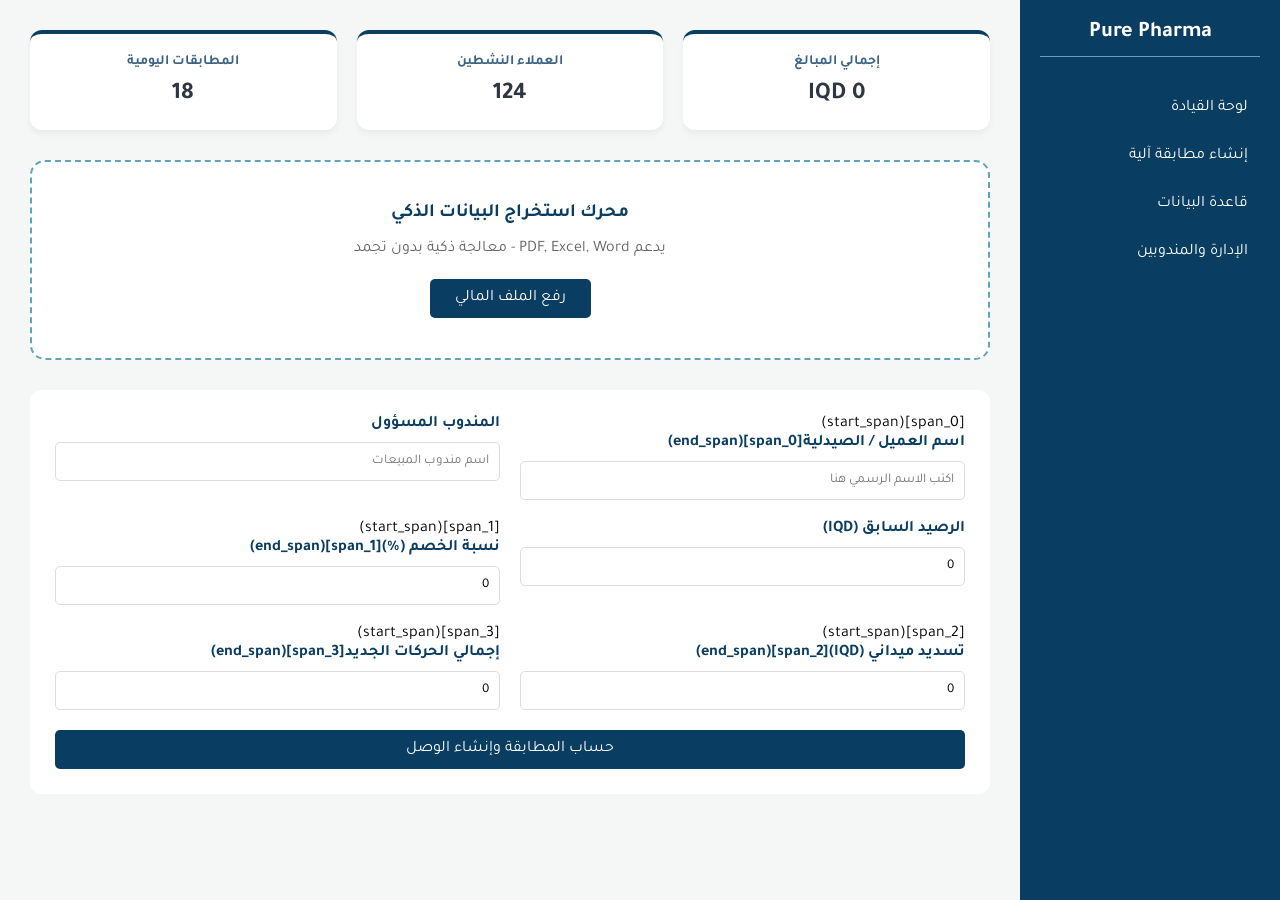
<file: 12.html>
<!DOCTYPE html>
<html lang="ar" dir="rtl">
<head>
    <meta charset="UTF-8">
    <meta name="viewport" content="width=device-width, initial-scale=1.0">
    <title>Pure Pharma - Smart ERP System</title>
    <link href="https://fonts.googleapis.com/css2?family=Tajawal:wght@300;400;700&display=swap" rel="stylesheet">
    <style>
        :root {
            --primary-blue: #0a3d62;
            --secondary-blue: #3c6382;
            --light-bg: #f4f7f6;
            --white: #ffffff;
            --accent-color: #60a3bc;
            --text-dark: #2f3542;
        }

        * {
            box-sizing: border-box;
            margin: 0;
            padding: 0;
            font-family: 'Tajawal', sans-serif;
        }

        body {
            background-color: var(--light-bg);
            display: flex;
            min-height: 100vh;
        }

        /* القائمة الجانبية - Logical Organization */
        .sidebar {
            width: 260px;
            background-color: var(--primary-blue);
            color: var(--white);
            padding: 20px;
            position: fixed;
            height: 100%;
        }

        .sidebar h2 {
            font-size: 22px;
            margin-bottom: 30px;
            text-align: center;
            border-bottom: 1px solid var(--accent-color);
            padding-bottom: 10px;
        }

        .menu-item {
            padding: 12px;
            cursor: pointer;
            transition: 0.3s;
            border-radius: 8px;
            margin-bottom: 5px;
            display: flex;
            align-items: center;
        }

        .menu-item:hover {
            background-color: var(--secondary-blue);
        }

        /* المحتوى الرئيسي */
        .main-content {
            margin-right: 260px;
            width: 100%;
            padding: 30px;
        }

        /* المركز المالي - Dashboard */
        .dashboard-grid {
            display: grid;
            grid-template-columns: repeat(auto-fit, minmax(200px, 1fr));
            gap: 20px;
            margin-bottom: 30px;
        }

        .card {
            background: var(--white);
            padding: 20px;
            border-radius: 12px;
            box-shadow: 0 4px 6px rgba(0,0,0,0.05);
            text-align: center;
            border-top: 4px solid var(--primary-blue);
        }

        .card h3 { color: var(--secondary-blue); font-size: 14px; }
        .card p { font-size: 24px; font-weight: bold; margin-top: 10px; color: var(--text-dark); }

        /* محرك استخراج البيانات - Extraction Engine Area */
        .upload-section {
            background: var(--white);
            padding: 40px;
            border-radius: 15px;
            border: 2px dashed var(--accent-color);
            text-align: center;
            margin-bottom: 30px;
        }

        .btn-upload {
            background: var(--primary-blue);
            color: white;
            padding: 10px 25px;
            border: none;
            border-radius: 5px;
            cursor: pointer;
            font-size: 16px;
        }

        /* استمارة المطابقة المالية */
        .form-section {
            background: var(--white);
            padding: 25px;
            border-radius: 12px;
            display: grid;
            grid-template-columns: repeat(2, 1fr);
            gap: 20px;
        }

        .input-group {
            display: flex;
            flex-direction: column;
        }

        .input-group label { margin-bottom: 8px; font-weight: bold; color: var(--primary-blue); }
        .input-group input { padding: 10px; border: 1px solid #ddd; border-radius: 5px; }

        .full-width { grid-column: span 2; }

        /* منطقة المعاينة قبل الطباعة */
        .print-preview {
            margin-top: 30px;
            background: white;
            padding: 40px;
            border: 1px solid #eee;
            display: none; /* تظهر عند الحساب */
        }

        .header-print {
            display: flex;
            justify-content: space-between;
            border-bottom: 2px solid var(--primary-blue);
            padding-bottom: 20px;
            margin-bottom: 20px;
        }

        @media print {
            .sidebar, .upload-section, .btn-calculate { display: none; }
            .main-content { margin-right: 0; padding: 0; }
            .print-preview { display: block !important; border: none; }
        }

        /* Responsive Design */
        @media (max-width: 768px) {
            .sidebar { width: 70px; padding: 10px; }
            .sidebar h2, .menu-item span { display: none; }
            .main-content { margin-right: 70px; }
            .form-section { grid-template-columns: 1fr; }
            .full-width { grid-column: span 1; }
        }
    </style>
</head>
<body>

    <div class="sidebar">
        <h2>Pure Pharma</h2>
        <div class="menu-item"><span>لوحة القيادة</span></div>
        <div class="menu-item"><span>إنشاء مطابقة آلية</span></div>
        <div class="menu-item"><span>قاعدة البيانات</span></div>
        <div class="menu-item"><span>الإدارة والمندوبين</span></div>
    </div>

    <div class="main-content">
        <div class="dashboard-grid">
            <div class="card"><h3>إجمالي المبالغ</h3><p id="total-stats">0 IQD</p></div>
            <div class="card"><h3>العملاء النشطين</h3><p>124</p></div>
            <div class="card"><h3>المطابقات اليومية</h3><p>18</p></div>
        </div>

        <div class="upload-section">
            <h3 style="margin-bottom: 15px; color: var(--primary-blue);">محرك استخراج البيانات الذكي</h3>
            <p style="margin-bottom: 20px; color: #666;">يدعم PDF, Excel, Word - معالجة ذكية بدون تجمد</p>
            <input type="file" id="fileInput" hidden accept=".pdf,.xlsx,.docx">
            <button class="btn-upload" onclick="document.getElementById('fileInput').click()">رفع الملف المالي</button>
        </div>

        <div class="form-section">
            <div class="input-group">
                [span_0](start_span)<label>اسم العميل / الصيدلية[span_0](end_span)</label>
                <input type="text" id="clientName" placeholder="اكتب الاسم الرسمي هنا">
            </div>
            <div class="input-group">
                <label>المندوب المسؤول</label>
                <input type="text" id="agentName" placeholder="اسم مندوب المبيعات">
            </div>
            <div class="input-group">
                <label>الرصيد السابق (IQD)</label>
                <input type="number" id="prevBalance" value="0">
            </div>
            <div class="input-group">
                [span_1](start_span)<label>نسبة الخصم (%)[span_1](end_span)</label>
                <input type="number" id="discountPercent" value="0">
            </div>
            <div class="input-group">
                [span_2](start_span)<label>تسديد ميداني (IQD)[span_2](end_span)</label>
                <input type="number" id="fieldPay" value="0">
            </div>
            <div class="input-group">
                [span_3](start_span)<label>إجمالي الحركات الجديد[span_3](end_span)</label>
                <input type="number" id="newTransactions" value="0">
            </div>
            <button class="btn-upload full-width" onclick="calculateFinal()">حساب المطابقة وإنشاء الوصل</button>
        </div>

        <div id="resultPreview" class="print-preview">
            <div class="header-print">
                <div>
                    <h1 style="color: var(--primary-blue);">PURE PHARMA</h1>
                    <p>SCIENTIFIC BUREAU</p>
                </div>
                <div style="text-align: left;">
                    [span_4](start_span)<p>تاريخ المطابقة: 18/04/2026[span_4](end_span)</p>
                    [span_5](start_span)<p>info@pure-pharma.com[span_5](end_span)</p>
                </div>
            </div>

            <div style="margin: 20px 0; border-bottom: 1px solid #eee; padding-bottom: 15px;">
                <h3 id="printClientName">...</h3>
                [span_6](start_span)<p>عناية المستلم: صاحب الشأن[span_6](end_span)</p>
            </div>

            <table style="width: 100%; border-collapse: collapse; margin-bottom: 20px;">
                <tr style="background: #f9f9f9; border-bottom: 2px solid var(--primary-blue);">
                    <th style="padding: 10px; text-align: right;">الوصف</th>
                    <th style="padding: 10px; text-align: left;">المبلغ (IQD)</th>
                </tr>
                [span_7](start_span)<tr><td style="padding: 10px;">إجمالي الحركات + الرصيد السابق[span_7](end_span)</td><td style="padding: 10px; text-align: left;" id="subTotal">0</td></tr>
                [span_8](start_span)<tr><td style="padding: 10px;">قيمة الخصم المستقطع[span_8](end_span)</td><td style="padding: 10px; text-align: left; color: red;" id="discountValue">0</td></tr>
                [span_9](start_span)<tr><td style="padding: 10px;">تسديد ميداني[span_9](end_span)</td><td style="padding: 10px; text-align: left; color: red;" id="printFieldPay">0</td></tr>
                <tr style="font-weight: bold; border-top: 2px solid var(--primary-blue); font-size: 1.2em;">
                    [span_10](start_span)<td style="padding: 10px;">الصافي النهائي المطلوب[span_10](end_span)</td>
                    <td style="padding: 10px; text-align: left;" id="finalTotal">0</td>
                </tr>
            </table>

            <div style="margin-top: 50px; display: flex; justify-content: space-between;">
                [span_11](start_span)<p>توقيع المحاسب[span_11](end_span) <br>....................</p>
                [span_12](start_span)<p>توقيع وختم العميل[span_12](end_span) <br>....................</p>
            </div>
            
            <button class="btn-upload" onclick="window.print()" style="margin-top: 20px;">طباعة كشف الحساب</button>
        </div>
    </div>

    <script>
        function calculateFinal() {
            // جلب القيم من المدخلات
            const prevBalance = parseFloat(document.getElementById('prevBalance').value) || 0;
            const newTransactions = parseFloat(document.getElementById('newTransactions').value) || 0;
            const discountPercent = parseFloat(document.getElementById('discountPercent').value) || 0;
            const fieldPay = parseFloat(document.getElementById('fieldPay').value) || 0;
            const clientName = document.getElementById('clientName').value || "اسم العميل";

            [span_13](start_span)// العمليات الحسابية[span_13](end_span)
            const subTotal = prevBalance + newTransactions;
            const discountValue = (subTotal * discountPercent) / 100;
            const finalTotal = subTotal - discountValue - fieldPay;

            // تحديث العرض في المعاينة
            document.getElementById('printClientName').innerText = "كشف حساب: " + clientName;
            document.getElementById('subTotal').innerText = subTotal.toLocaleString() + " IQD";
            document.getElementById('discountValue').innerText = "- " + discountValue.toLocaleString() + " IQD";
            document.getElementById('printFieldPay').innerText = "- " + fieldPay.toLocaleString() + " IQD";
            document.getElementById('finalTotal').innerText = finalTotal.toLocaleString() + " IQD";
            
            // تحديث لوحة القيادة
            document.getElementById('total-stats').innerText = finalTotal.toLocaleString() + " IQD";

            // إظهار قسم المعاينة
            document.getElementById('resultPreview').style.display = 'block';
            document.getElementById('resultPreview').scrollIntoView({ behavior: 'smooth' });
        }

        // محاكاة استخراج البيانات عند اختيار ملف
        document.getElementById('fileInput').onchange = function(e) {
            alert("جاري تحليل الملف واستخراج البيانات مالياً... تم العثور على فواتير بقيمة 1,250,000 IQD");
            document.getElementById('newTransactions').value = 1250000;
        };
    </script>
</body>
</html>
</file>
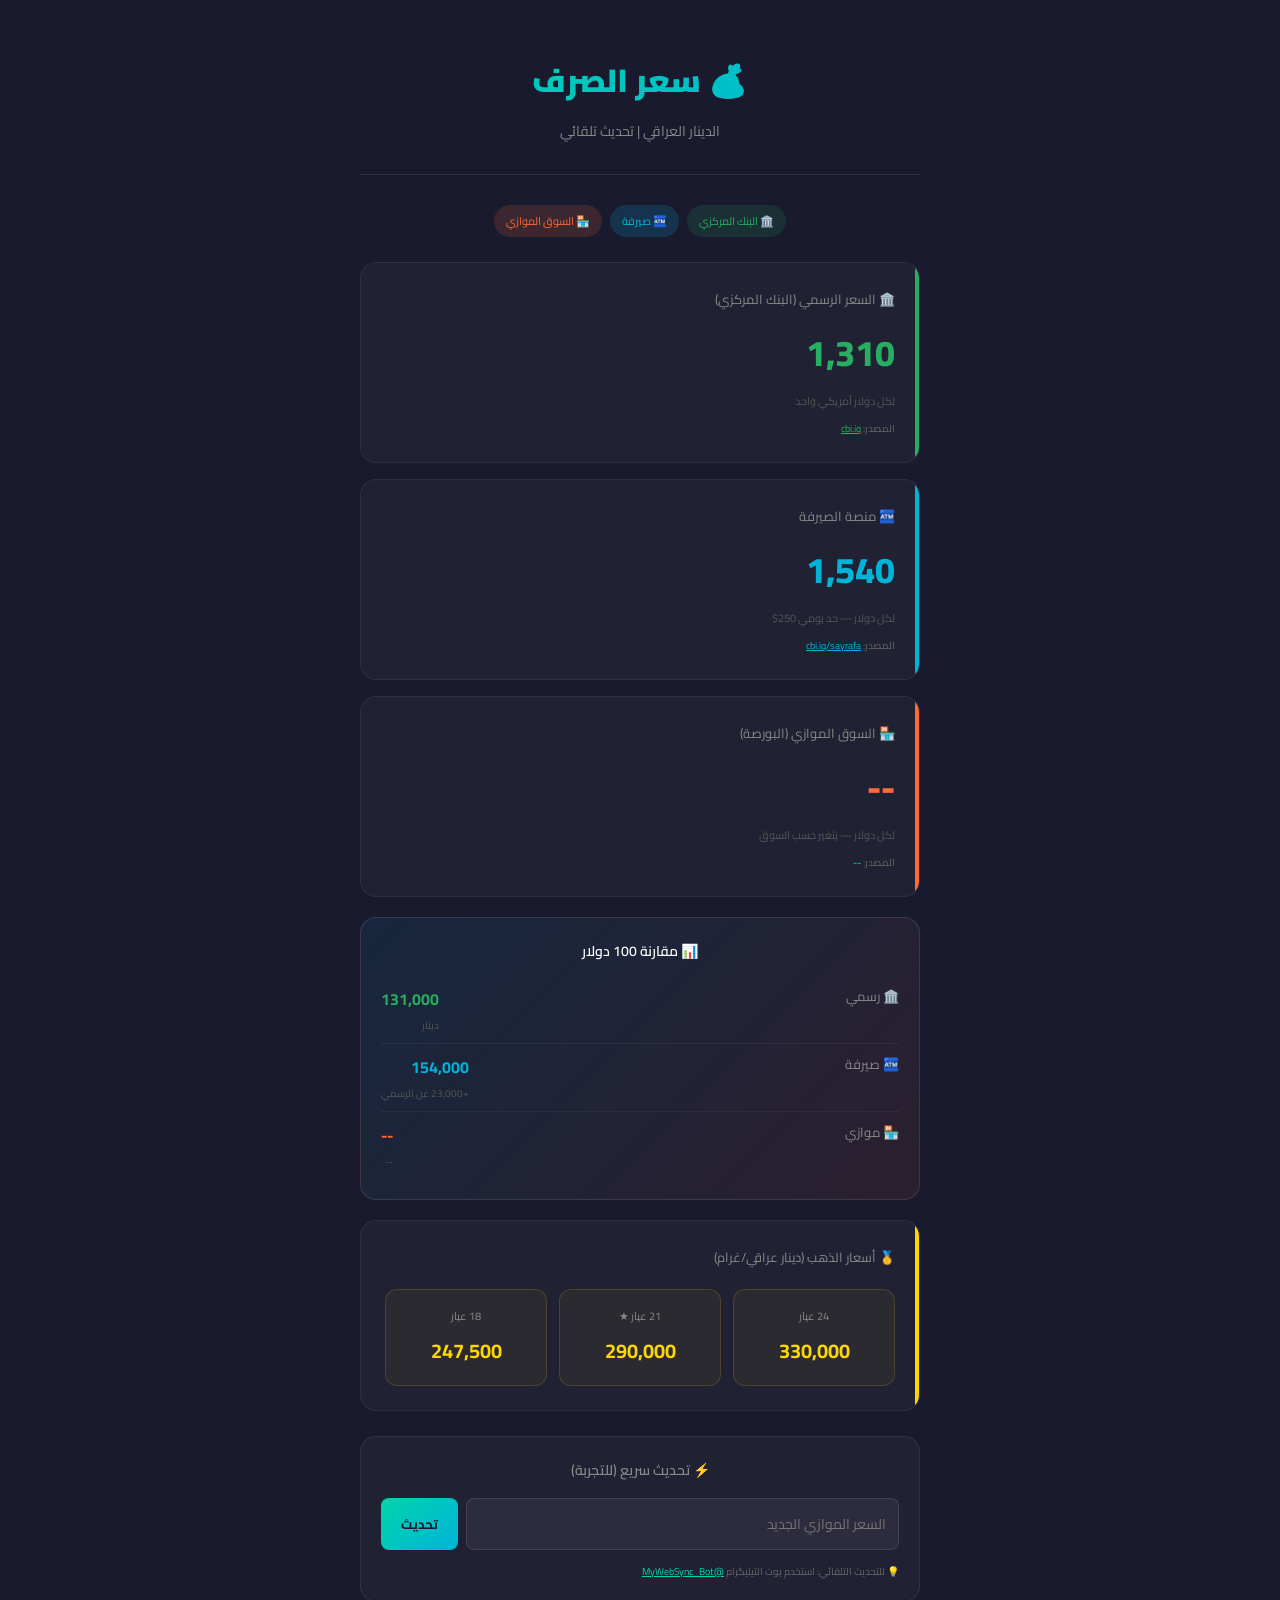
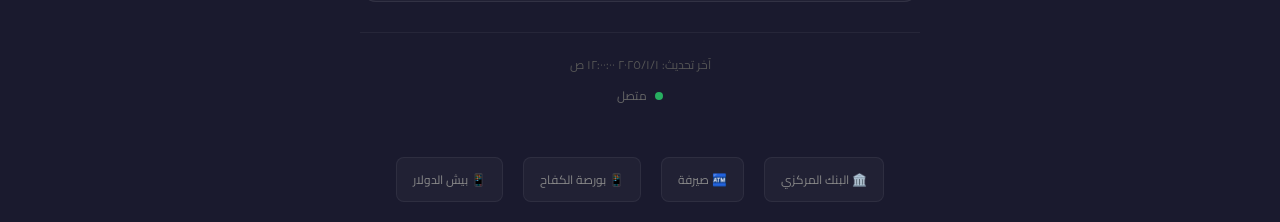
<file: prices.html>
<!DOCTYPE html>
<html lang="ar" dir="rtl">
<head>
<meta charset="UTF-8">
<meta name="viewport" content="width=device-width, initial-scale=1.0">
<title>سعر الصرف | Iraqi Dinar Rates</title>
<meta name="description" content="أسعار صرف الدينار العراقي والدولار والذهب - تحديث تلقائي">
<meta name="theme-color" content="#1a1a2e">
<link rel="manifest" href="manifest.json">
<link href="https://fonts.googleapis.com/css2?family=Cairo:wght@400;500;600;700;800;900&display=swap" rel="stylesheet">
<style>
*{margin:0;padding:0;box-sizing:border-box}
body{font-family:'Cairo',sans-serif;background:#1a1a2e;color:#fff;min-height:100vh;direction:rtl}
.container{max-width:600px;margin:0 auto;padding:20px}

/* Header */
.header{text-align:center;padding:30px 0;border-bottom:1px solid rgba(255,255,255,.1);margin-bottom:30px}
.header h1{font-size:32px;font-weight:900;background:linear-gradient(135deg,#00d4aa,#00b4d8);-webkit-background-clip:text;-webkit-text-fill-color:transparent;margin-bottom:8px}
.header p{color:#888;font-size:14px}

/* Source badges */
.sources{display:flex;gap:8px;flex-wrap:wrap;margin-bottom:25px;justify-content:center}
.source-badge{display:inline-flex;align-items:center;gap:5px;padding:6px 12px;background:rgba(255,255,255,.05);border-radius:20px;font-size:11px;color:#888}
.source-badge.official{background:rgba(39,174,96,.15);color:#27ae60}
.source-badge.sayrafa{background:rgba(0,196,255,.15);color:#00b4d8}
.source-badge.parallel{background:rgba(255,107,53,.15);color:#ff6b35}

/* Price Cards */
.price-card{background:rgba(255,255,255,.03);border-radius:16px;padding:24px;margin-bottom:16px;border:1px solid rgba(255,255,255,.06);position:relative;overflow:hidden}
.price-card::before{content:'';position:absolute;top:0;right:0;width:4px;height:100%}
.price-card.official::before{background:#27ae60}
.price-card.sayrafa::before{background:#00b4d8}
.price-card.parallel::before{background:#ff6b35}
.price-card.gold::before{background:#ffd700}

.card-label{font-size:13px;color:#888;margin-bottom:8px;display:flex;align-items:center;gap:8px}
.card-value{font-size:36px;font-weight:800;margin-bottom:4px}
.card-note{font-size:11px;color:#555}
.price-card.official .card-value{color:#27ae60}
.price-card.sayrafa .card-value{color:#00b4d8}
.price-card.parallel .card-value{color:#ff6b35}
.price-card.gold .card-value{color:#ffd700}

.card-precision{font-size:10px;color:#666;margin-top:8px}
.card-precision span{color:#00d4aa;font-weight:600}

/* Quick Comparison */
.compare-box{background:linear-gradient(135deg,rgba(0,196,255,.08),rgba(255,107,53,.08));border:1px solid rgba(255,255,255,.1);border-radius:16px;padding:20px;margin:20px 0}
.compare-title{font-size:14px;font-weight:600;margin-bottom:12px;text-align:center}
.compare-row{display:flex;justify-content:space-between;padding:8px 0;border-bottom:1px solid rgba(255,255,255,.05)}
.compare-row:last-child{border-bottom:none}
.compare-label{color:#888;font-size:13px}
.compare-val{font-weight:700}
.compare-diff{font-size:10px;color:#555;margin-top:2px}

/* Gold Section */
.gold-grid{display:grid;grid-template-columns:repeat(3,1fr);gap:12px;margin-top:20px}
.gold-card{background:rgba(255,215,0,.05);border:1px solid rgba(255,215,0,.15);border-radius:12px;padding:16px;text-align:center}
.gold-card-label{font-size:11px;color:#888;margin-bottom:6px}
.gold-card-value{font-size:20px;font-weight:700;color:#ffd700}

/* Update Info */
.update-info{text-align:center;padding:20px 0;border-top:1px solid rgba(255,255,255,.05);margin-top:30px}
.update-time{font-size:12px;color:#555;margin-bottom:8px}
.sync-status{display:flex;align-items:center;justify-content:center;gap:8px;font-size:12px;color:#666}
.sync-dot{width:8px;height:8px;background:#27ae60;border-radius:50%;animation:blink 2s infinite}
@keyframes blink{0%,100%{opacity:1}50%{opacity:.3}}

/* Manual Update Form */
.update-form{background:rgba(255,255,255,.03);border-radius:16px;padding:20px;margin-top:25px;border:1px solid rgba(255,255,255,.08)}
.update-form h3{font-size:14px;font-weight:600;margin-bottom:15px;text-align:center;color:#888}
.form-group{display:flex;gap:8px;margin-bottom:12px}
.form-group input{flex:1;padding:12px;background:rgba(255,255,255,.05);border:1px solid rgba(255,255,255,.1);border-radius:8px;color:#fff;font-family:'Cairo';font-size:14px}
.form-group input:focus{outline:none;border-color:#00d4aa}
.form-group button{padding:12px 20px;background:linear-gradient(135deg,#00d4aa,#00b4d8);border:none;border-radius:8px;color:#1a1a2e;font-family:'Cairo';font-weight:700;cursor:pointer}

/* Footer Links */
.footer-links{display:flex;justify-content:center;gap:20px;margin-top:30px;flex-wrap:wrap}
.footer-link{display:flex;align-items:center;gap:6px;padding:10px 16px;background:rgba(255,255,255,.03);border-radius:8px;font-size:12px;color:#888;text-decoration:none;border:1px solid rgba(255,255,255,.06)}
.footer-link:hover{border-color:#00d4aa;color:#00d4aa}
.footer-link svg{width:16px;height:16px}

/* Error message */
.error-msg{background:rgba(231,76,60,.1);border:1px solid rgba(231,76,60,.3);border-radius:8px;padding:12px;color:#e74c3c;font-size:12px;text-align:center;display:none}
</style>
</head>
<body>
<div class="container">
  <!-- Header -->
  <div class="header">
    <h1>💰 سعر الصرف</h1>
    <p>الدينار العراقي | تحديث تلقائي</p>
  </div>

  <!-- Source Badges -->
  <div class="sources">
    <span class="source-badge official">🏛️ البنك المركزي</span>
    <span class="source-badge sayrafa">🏧 صيرفة</span>
    <span class="source-badge parallel">🏪 السوق الموازي</span>
  </div>

  <!-- Error Message -->
  <div class="error-msg" id="error-msg">⚠️ خطأ في تحميل البيانات</div>

  <!-- Dollar Prices -->
  <div class="price-card official">
    <div class="card-label">🏛️ السعر الرسمي (البنك المركزي)</div>
    <div class="card-value" id="official-rate">1,310</div>
    <div class="card-note">لكل دولار أمريكي واحد</div>
    <div class="card-precision">المصدر: <a href="https://cbi.iq" target="_blank" style="color:#27ae60">cbi.iq</a></div>
  </div>

  <div class="price-card sayrafa">
    <div class="card-label">🏧 منصة الصيرفة</div>
    <div class="card-value" id="sayrafa-rate">1,540</div>
    <div class="card-note">لكل دولار — حد يومي 250$</div>
    <div class="card-precision">المصدر: <a href="https://cbi.iq/sayrafa" target="_blank" style="color:#00b4d8">cbi.iq/sayrafa</a></div>
  </div>

  <div class="price-card parallel">
    <div class="card-label">🏪 السوق الموازي (البورصة)</div>
    <div class="card-value" id="parallel-rate">--</div>
    <div class="card-note">لكل دولار — يتغير حسب السوق</div>
    <div class="card-precision">المصدر: <span id="parallel-source">--</span></div>
  </div>

  <!-- Comparison Box -->
  <div class="compare-box">
    <div class="compare-title">📊 مقارنة 100 دولار</div>
    <div class="compare-row">
      <span class="compare-label">🏛️ رسمي</span>
      <div>
        <span class="compare-val" style="color:#27ae60" id="cmp-official">131,000</span>
        <div class="compare-diff">دينار</div>
      </div>
    </div>
    <div class="compare-row">
      <span class="compare-label">🏧 صيرفة</span>
      <div>
        <span class="compare-val" style="color:#00b4d8" id="cmp-sayrafa">154,000</span>
        <div class="compare-diff">+23,000 عن الرسمي</div>
      </div>
    </div>
    <div class="compare-row">
      <span class="compare-label">🏪 موازي</span>
      <div>
        <span class="compare-val" style="color:#ff6b35" id="cmp-parallel">--</span>
        <div class="compare-diff" id="cmp-parallel-diff">--</div>
      </div>
    </div>
  </div>

  <!-- Gold Prices -->
  <div class="price-card gold">
    <div class="card-label">🥇 أسعار الذهب (دينار عراقي/غرام)</div>
    <div class="gold-grid">
      <div class="gold-card">
        <div class="gold-card-label">24 عيار</div>
        <div class="gold-card-value" id="gold-24">330,000</div>
      </div>
      <div class="gold-card">
        <div class="gold-card-label">21 عيار ★</div>
        <div class="gold-card-value" id="gold-21">290,000</div>
      </div>
      <div class="gold-card">
        <div class="gold-card-label">18 عيار</div>
        <div class="gold-card-value" id="gold-18">247,500</div>
      </div>
    </div>
  </div>

  <!-- Manual Update Form (for demo/testing) -->
  <div class="update-form">
    <h3>⚡ تحديث سريع (للتجربة)</h3>
    <div class="form-group">
      <input type="number" id="update-parallel" placeholder="السعر الموازي الجديد">
      <button onclick="updateParallel()">تحديث</button>
    </div>
    <div class="card-precision" style="margin-top:10px">
      💡 للتحديث التلقائي: استخدم بوت التيليگرام <a href="https://t.me/MyWebSync_Bot" style="color:#00d4aa">@MyWebSync_Bot</a>
    </div>
  </div>

  <!-- Update Info -->
  <div class="update-info">
    <div class="update-time" id="last-update">آخر تحديث: جاري التحميل...</div>
    <div class="sync-status">
      <span class="sync-dot"></span>
      <span id="sync-status">متصل</span>
    </div>
  </div>

  <!-- Footer Links -->
  <div class="footer-links">
    <a href="https://cbi.iq" target="_blank" class="footer-link">🏛️ البنك المركزي</a>
    <a href="https://cbi.iq/sayrafa" target="_blank" class="footer-link">🏧 صيرفة</a>
    <a href="https://t.me/dollarirq" target="_blank" class="footer-link">📱 بورصة الكفاح</a>
    <a href="https://t.me/iqborsa" target="_blank" class="footer-link">📱 بيش الدولار</a>
  </div>
</div>

<script>
// ══ Configuration ══
const API_URL = 'prices_data.json';
const REFRESH_INTERVAL = 30000;

// ══ Current Prices ══
let prices = {
  official: 1310,
  sayrafa: 1540,
  parallel: null,
  gold_24: 330000,
  gold_21: 290000,
  gold_18: 247500,
  lastUpdate: null
};

// ══ Load Prices from API/JSON ══
async function loadPrices() {
  try {
    const response = await fetch(API_URL + '?t=' + Date.now());
    if (!response.ok) throw new Error('Network error');
    const data = await response.json();
    if (data.success) {
      if (data.prices.dollar.official) prices.official = data.prices.dollar.official;
      if (data.prices.dollar.sayrafa) prices.sayrafa = data.prices.dollar.sayrafa;
      if (data.prices.dollar.parallel) prices.parallel = data.prices.dollar.parallel;
      if (data.prices.gold.gold_21) prices.gold_21 = data.prices.gold.gold_21;
      if (data.prices.gold.gold_24) prices.gold_24 = data.prices.gold.gold_24;
      if (data.prices.gold.gold_18) prices.gold_18 = data.prices.gold.gold_18;
      if (data.timestamp) prices.lastUpdate = data.timestamp;
      updateDisplay();
      document.getElementById('error-msg').style.display = 'none';
    }
  } catch (e) {
    console.log('Using cached/default prices');
  }
}

// ══ Update Display ══
function updateDisplay() {
  document.getElementById('official-rate').textContent = prices.official.toLocaleString();
  document.getElementById('sayrafa-rate').textContent = prices.sayrafa.toLocaleString();
  if (prices.parallel) {
    document.getElementById('parallel-rate').textContent = prices.parallel.toLocaleString();
    document.getElementById('parallel-source').textContent = 'بورصة الكفاح والحارثية';
  }
  document.getElementById('cmp-official').textContent = (prices.official * 100).toLocaleString();
  document.getElementById('cmp-sayrafa').textContent = (prices.sayrafa * 100).toLocaleString();
  if (prices.parallel) {
    document.getElementById('cmp-parallel').textContent = (prices.parallel * 100).toLocaleString();
    const diff = prices.parallel - prices.sayrafa;
    document.getElementById('cmp-parallel-diff').textContent = (diff > 0 ? '+' : '') + diff + ' عن صيرفة';
  }
  document.getElementById('gold-24').textContent = prices.gold_24.toLocaleString();
  document.getElementById('gold-21').textContent = prices.gold_21.toLocaleString();
  document.getElementById('gold-18').textContent = prices.gold_18.toLocaleString();
  if (prices.lastUpdate) {
    const date = new Date(prices.lastUpdate);
    document.getElementById('last-update').textContent = 'آخر تحديث: ' + date.toLocaleString('ar-IQ');
  }
}

// ══ Manual Update (Demo) ══
function updateParallel() {
  const input = document.getElementById('update-parallel');
  const value = parseFloat(input.value);
  if (value && value > 1000) {
    prices.parallel = value;
    prices.lastUpdate = new Date().toISOString();
    input.value = '';
    updateDisplay();
    localStorage.setItem('iqd_prices', JSON.stringify(prices));
  }
}

// ══ Load from localStorage ══
function loadFromStorage() {
  try {
    const saved = localStorage.getItem('iqd_prices');
    if (saved) {
      const data = JSON.parse(saved);
      prices.official = data.official || prices.official;
      prices.sayrafa = data.sayrafa || prices.sayrafa;
      prices.parallel = data.parallel || prices.parallel;
      prices.gold_21 = data.gold_21 || prices.gold_21;
      prices.gold_24 = data.gold_24 || prices.gold_24;
      prices.gold_18 = data.gold_18 || prices.gold_18;
      prices.lastUpdate = data.lastUpdate || null;
    }
  } catch (e) {
    console.log('No saved data found');
  }
}

// ══ Simulate Live Updates (for demo) ══
function simulateLiveUpdates() {
  const fluctuation = (Math.random() - 0.5) * 2;
  if (Math.random() > 0.7) {
    prices.sayrafa = Math.round(prices.sayrafa + fluctuation);
    document.getElementById('sayrafa-rate').textContent = prices.sayrafa.toLocaleString();
    document.getElementById('cmp-sayrafa').textContent = (prices.sayrafa * 100).toLocaleString();
  }
  prices.lastUpdate = new Date().toISOString();
  document.getElementById('last-update').textContent = 'آخر تحديث: ' + new Date().toLocaleTimeString('ar-IQ');
}

// ══ Initialize ══
function init() {
  loadFromStorage();
  updateDisplay();
  loadPrices();
  setInterval(loadPrices, REFRESH_INTERVAL);
  setInterval(simulateLiveUpdates, 10000);
}

document.addEventListener('DOMContentLoaded', init);
</script>
</body>
</html>
</file>
